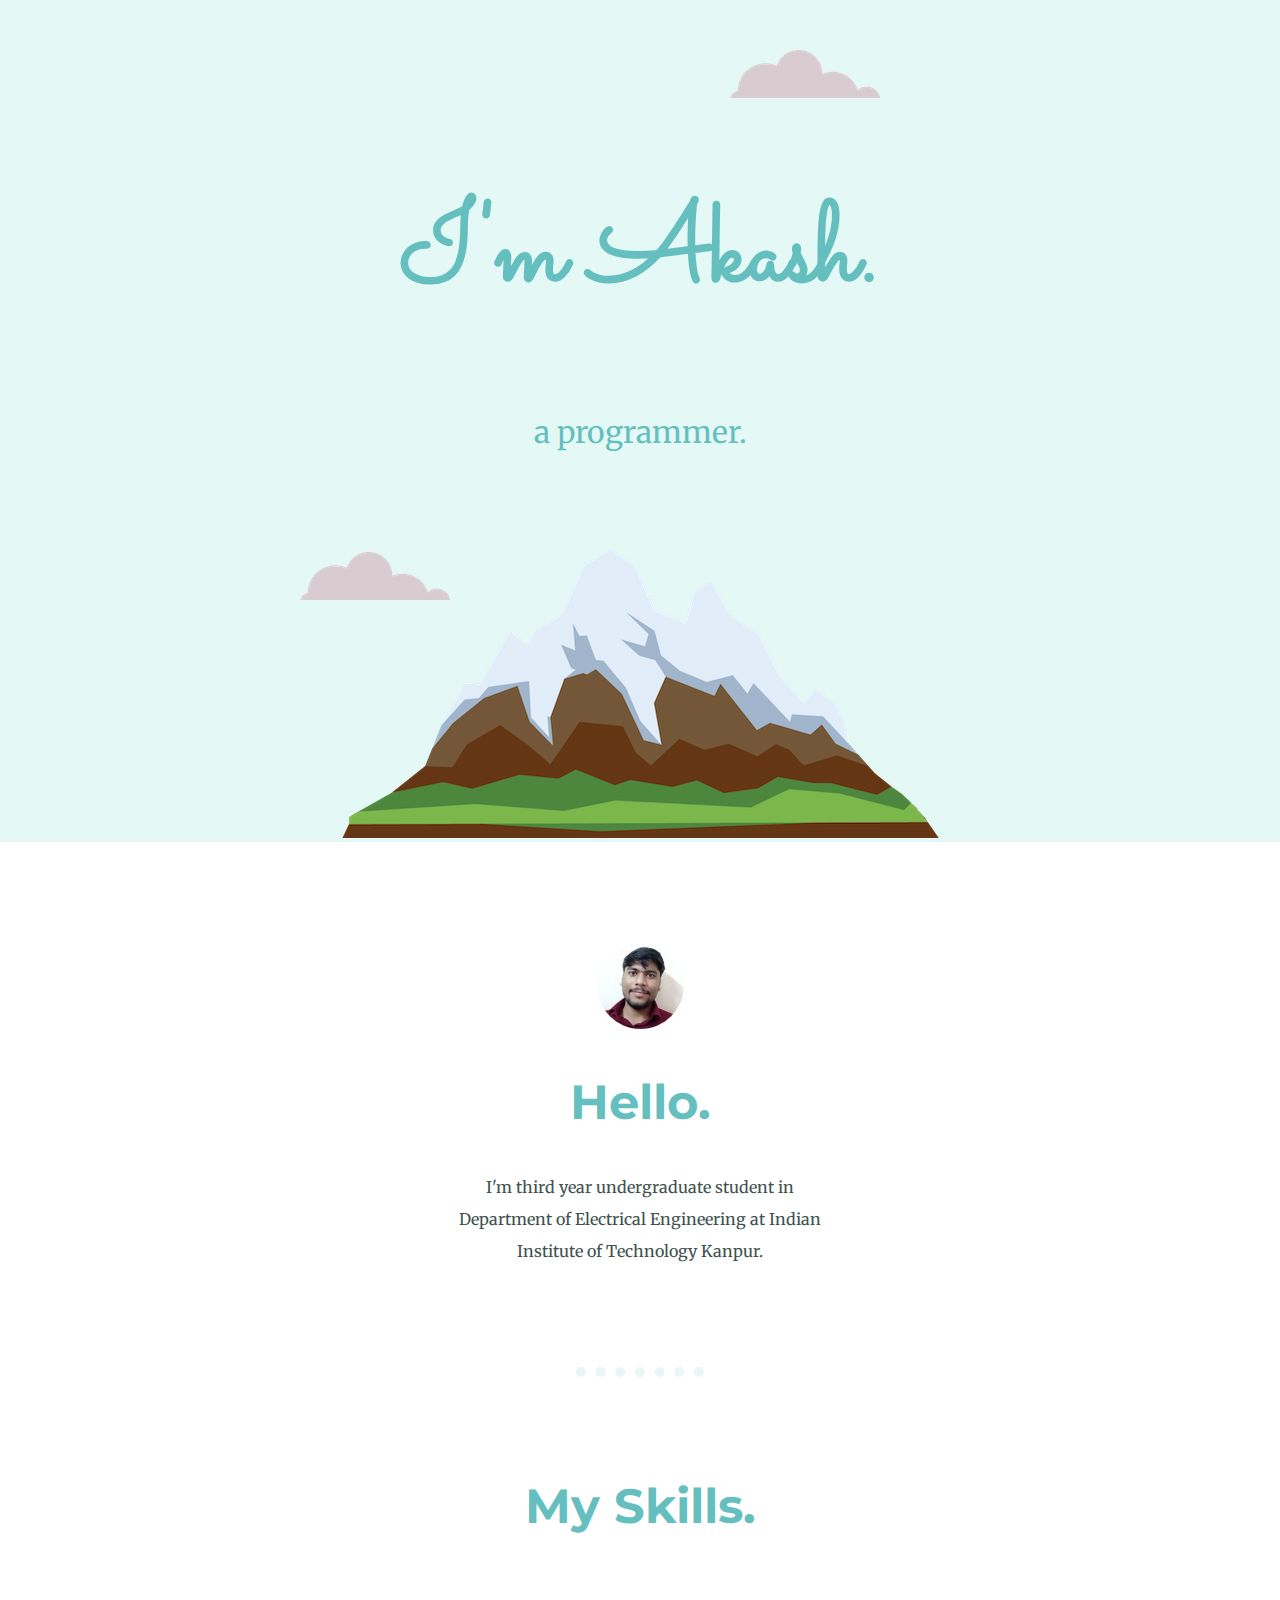
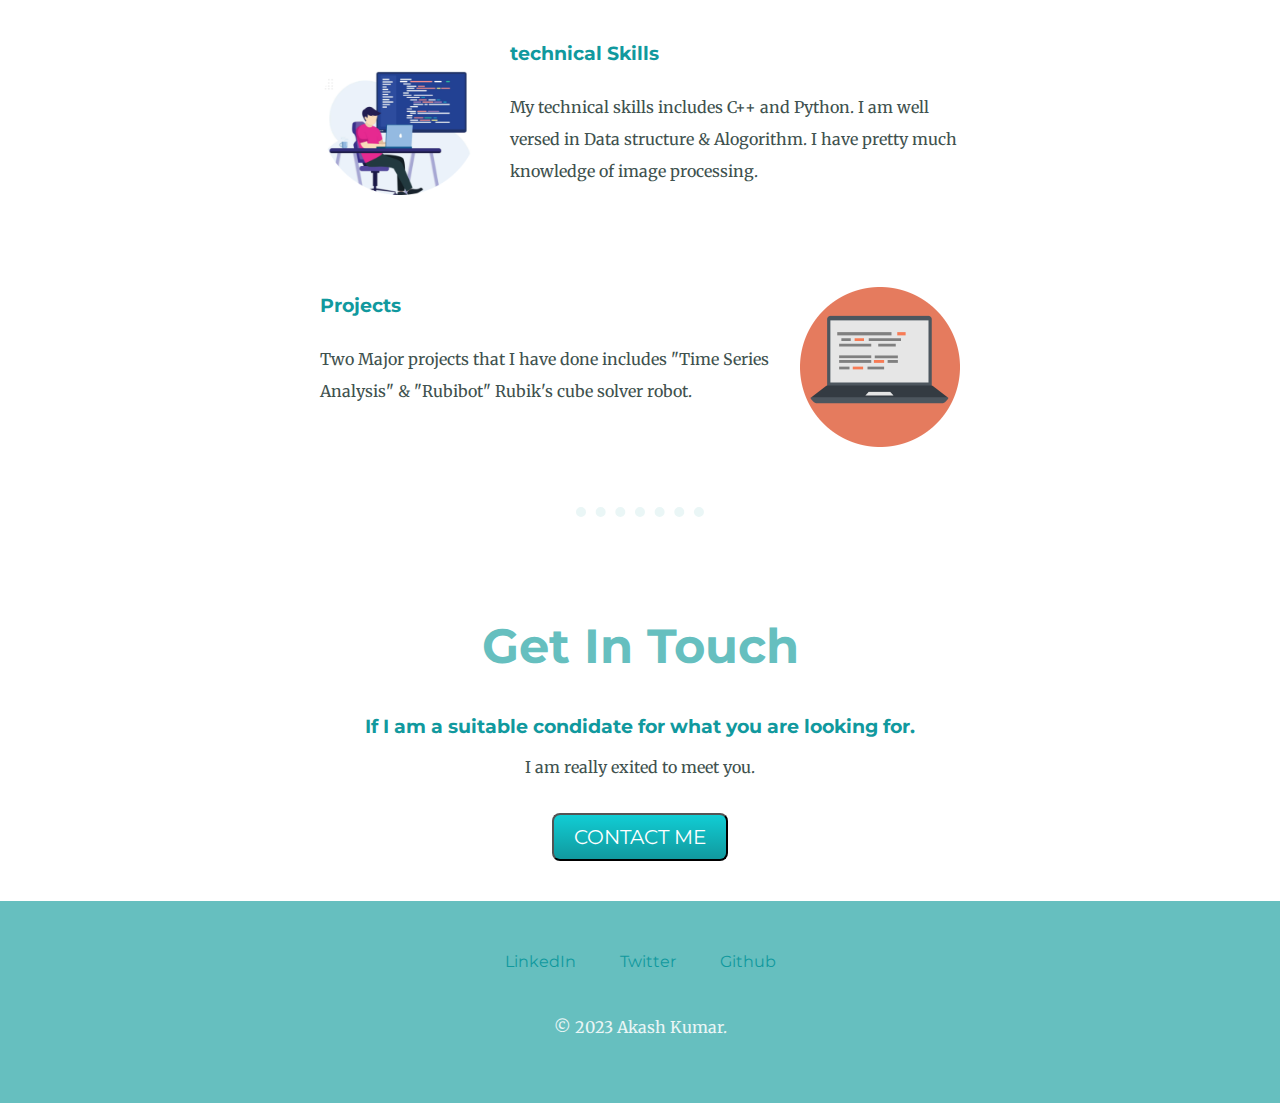
<file: index.html>
<!DOCTYPE html>
<html lang="en">
<head>
    <meta charset="UTF-8">
    <meta name="viewport" content="width=device-width, initial-scale=1.0">
    <title>Akash Kumar</title>
    <link rel="stylesheet" href="CSS/styles.css">
    <link rel="icon" href="favicon.ico?v1">
    <link href="https://fonts.googleapis.com/css2?family=Merriweather:wght@700&family=Montserrat:wght@600&family=Sacramento&display=swap" rel="stylesheet">
</head>
<body>
    <div class="top_container">
        <img class="top_cloud" src="images/cloud.png" alt="cloud-img">
        <h1>I'm Akash. </h1>
        <p class="pro">a programmer.</p>
        <img class="bottom_cloud" src="images/cloud.png" alt="cloud-img">
        <img src="images/mountain.png" alt="mountain-img">
    </div>
    <div class="middle-container">
        <div class="profile">
          <img src="images/Akash profile picture.png" alt="profile-picture">
          <h2>Hello.</h2>
          <p class="intro">I'm third year undergraduate student in Department of Electrical Engineering at Indian Institute of Technology Kanpur.</p>
        </div>
        <hr>
        <div class="skills">
          <h2>My Skills.</h2>
          <div class="skill-row">
            <img class="programmer" src="images/progrmmer.png" alt="">
            <h3>technical Skills</h3>
            <p>My technical skills includes C++ and Python. I am well versed in Data structure & Alogorithm. I have pretty much knowledge of image processing.</p>
          </div>
          <div class="skill-row">
            <img class="computer" src="images/computer-modified.png" alt="">
            <h3>Projects</h3>
            <p>Two Major projects that I have done includes "Time Series Analysis" & "Rubibot" Rubik's cube solver robot.</p>
          </div>
        </div>
        <hr>
        <div class="contact-me">
          <h2>Get In Touch</h2>
          <h3>If I am a suitable condidate for what you are looking for.</h3>
          <p>I am really exited to meet you.</p>
          <a  href="mailto:ak8923307022@gmail.com">
            <button class="btn" type="button">CONTACT ME</button>
          </a>
        </div>
      </div>
      
      
      <div class="bottom-container">
        <a class="footer-link" href="https://www.linkedin.com/in/akash-kumar-08441522b/">LinkedIn</a>
        <a class="footer-link" href="https://twitter.com/">Twitter</a>
        <a class="footer-link" href="https://github.com/Akash210085">Github</a>
        <p class="copywrite">© 2023 Akash Kumar.</p>
      </div>
      
    
</body>
</html>
</file>
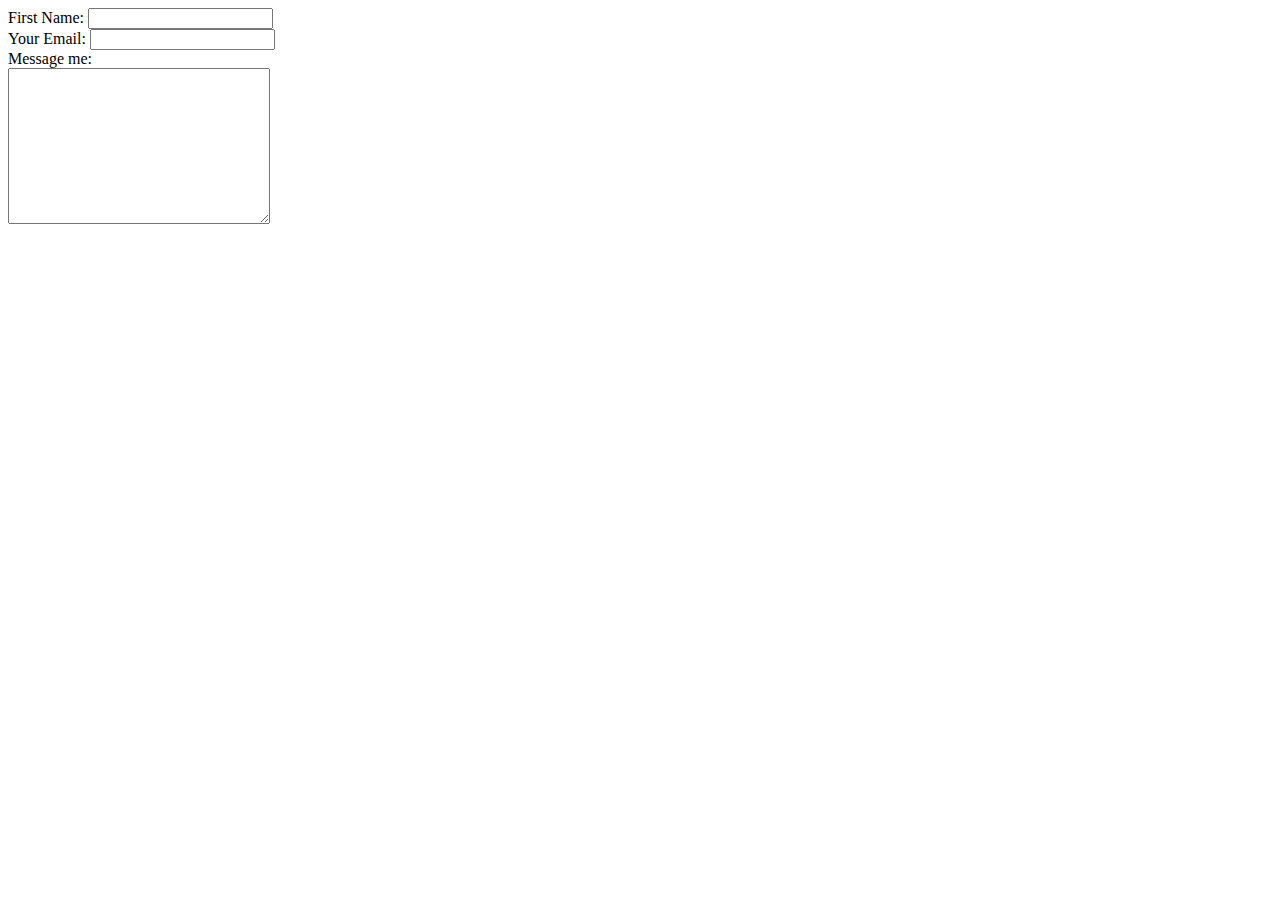
<file: contact.html>
<!DOCTYPE html>
<html lang="en">
<head>
    <meta charset="UTF-8">
    <meta name="viewport" content="width=device-width, initial-scale=1.0">
    <title>My contacts</title>
</head>
<body>
    
    <form action="mailto:ak8923307022@gmail.com" method="post" enctype="text/plain">
        <label for="fname">First Name:</label>
        <input type="text" id="fname" name="Name"><br>
        <label for="fname">Your Email:</label>
       <input type="email" name="email" id=""><br>
       <label for="">Message me:</label><br>
       <textarea name="Message" id="" cols="30" rows="10"></textarea>
    </form>
</body>
</html>
</file>
<file: CSS/styles.css>
body {
    margin: 0px;
    text-align: center;
    font-family: 'Merriweather', serif;
    color: #40514E;
}
.pro {
    font-size: 190%;
    color: #66BFBF;
    font-weight: normal;
}
h1 {
    margin-top: 50px auto 0 auto;
    font-size: 700%;
    font-family: 'Sacramento', cursive;
    color: #66BFBF;
}
h2 {
    font-family: 'Montserrat', sans-serif;
    color: #66BFBF;
    font-size: 300%
}
h3 {
   
    font-family: 'Montserrat', sans-serif;
    color: #11999E;
}
a {
    color: #11999E;
    font-family: 'Montserrat', sans-serif;
    margin: 10px 20px;
    text-decoration: none;
}
a:hover{
    color: #EAF6F6 ;
}
.top_container {
    background-color: #E4F9F5;
    padding-top: 100px;
    /* position: relative; */
}


.bottom_cloud {
    position: absolute;
    bottom: 300px;
    left: 300px;
}
.top_cloud {
    position: absolute;
    right: 400px;
    top: 50px;
}
.skill-row {
    width: 50%;
    margin: 100px auto 100px auto;
    line-height: 2;
    text-align: left;
}
.programmer {
    width: 25%;
    float: left;
    margin-right: 30px;
}
.computer {
    width: 25%;
    float: right;
    margin-left: 30px;
}
.intro {
    width: 30%;
    margin: 0 auto 0 auto;
    line-height: 2;
}

hr {
    border-style: dotted none none none;
    border-width: 10px;
    margin: 100px auto 100px auto;
    width: 10%;
    color: #EAF6F6;
}
.bottom-container {
 background-color: #66BFBF;
 padding-top: 50px;
 padding-bottom: 50px;
}
.copywrite {
    color: #EAF6F6;
    font-size: 1rem;
    padding: 30px 0 0 0;
}
.middle-container {
    margin: 100px 0 0 0;
}

.btn {
    background: #11cdd4;
    background-image: -webkit-linear-gradient(top, #11cdd4, #11999e);
    background-image: -moz-linear-gradient(top, #11cdd4, #11999e);
    background-image: -ms-linear-gradient(top, #11cdd4, #11999e);
    background-image: -o-linear-gradient(top, #11cdd4, #11999e);
    background-image: linear-gradient(to bottom, #11cdd4, #11999e);
    -webkit-border-radius: 8;
    -moz-border-radius: 8;
    border-radius: 8px;
    font-family: 'Montserrat', sans-serif;
    color: #ffffff;
    font-size: 20px;
    padding: 10px 20px 10px 20px;
    margin: 20px 0 40px 0;
    text-decoration: none;
  }
  
  .btn:hover {
    background: #30e3cb;
    background-image: -webkit-linear-gradient(top, #30e3cb, #2bc4ad);
    background-image: -moz-linear-gradient(top, #30e3cb, #2bc4ad);
    background-image: -ms-linear-gradient(top, #30e3cb, #2bc4ad);
    background-image: -o-linear-gradient(top, #30e3cb, #2bc4ad);
    background-image: linear-gradient(to bottom, #30e3cb, #2bc4ad);
    text-decoration: none;
  }
</file>
